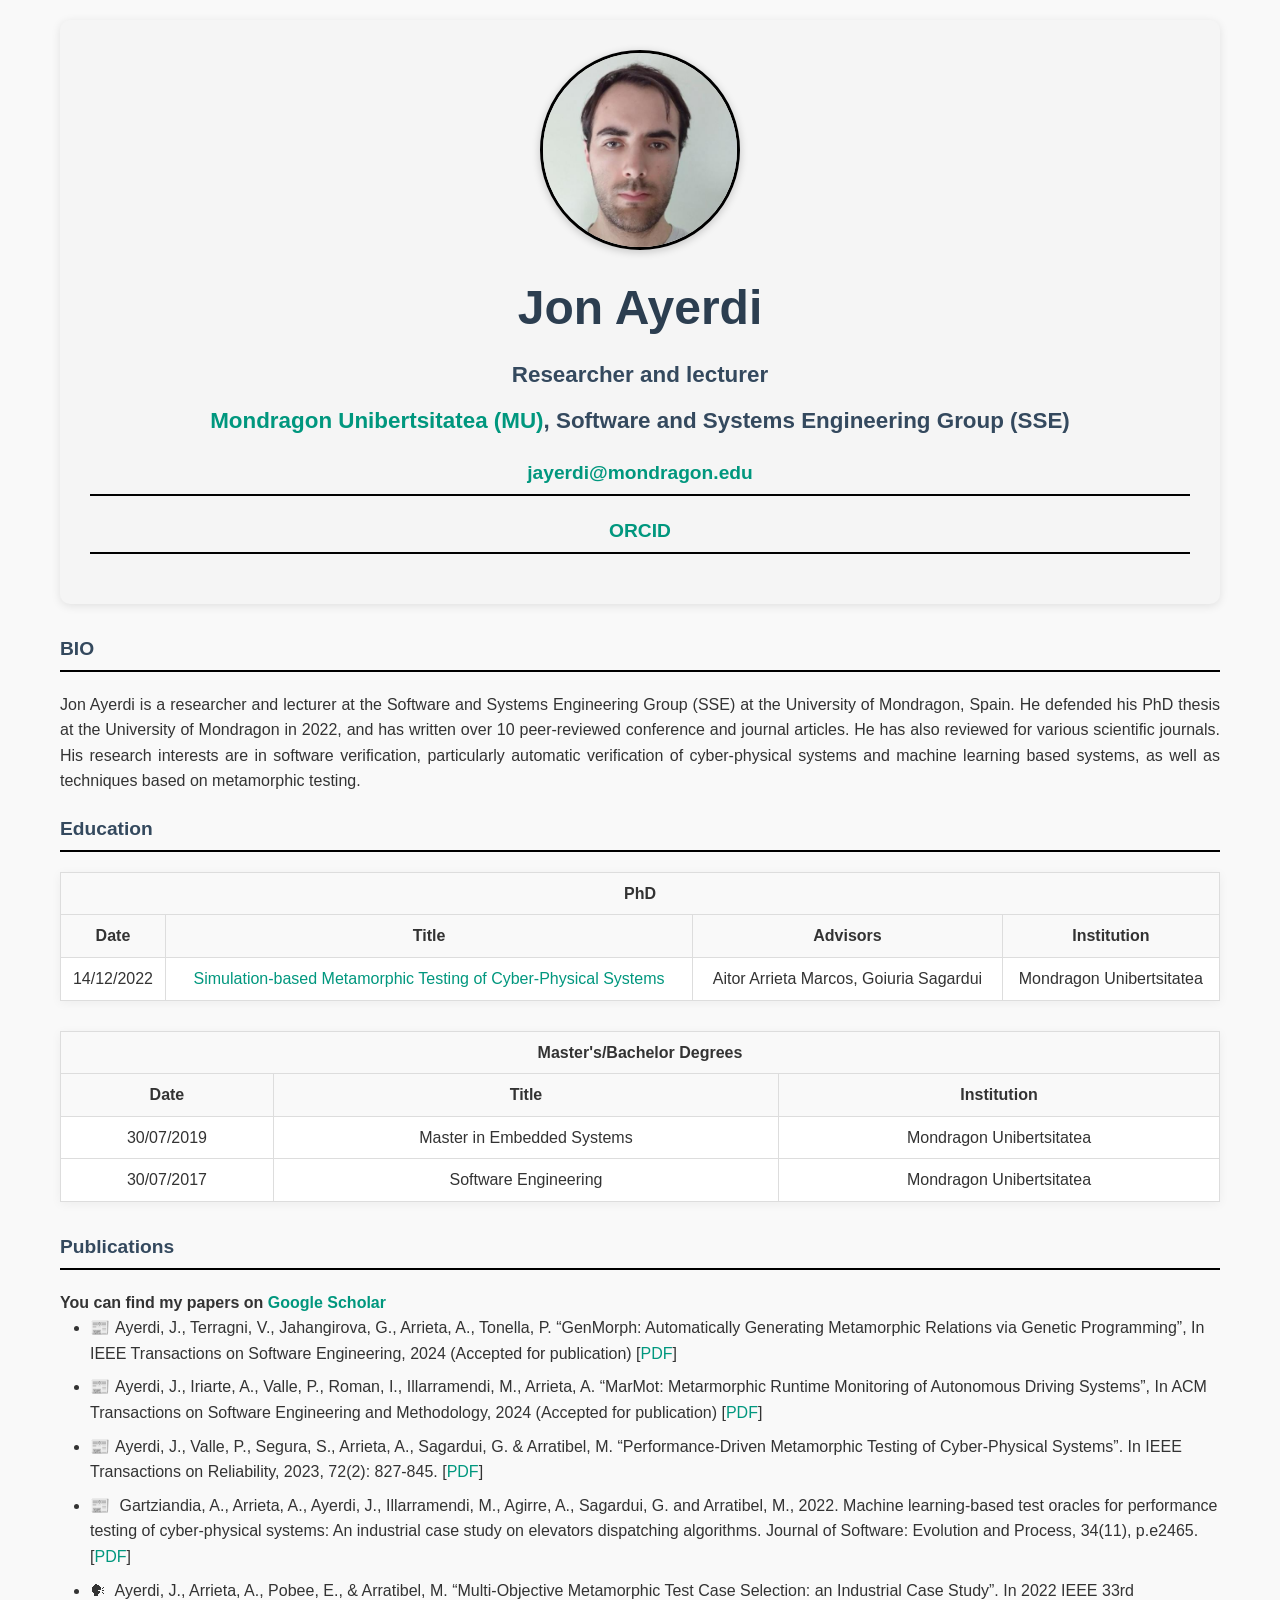
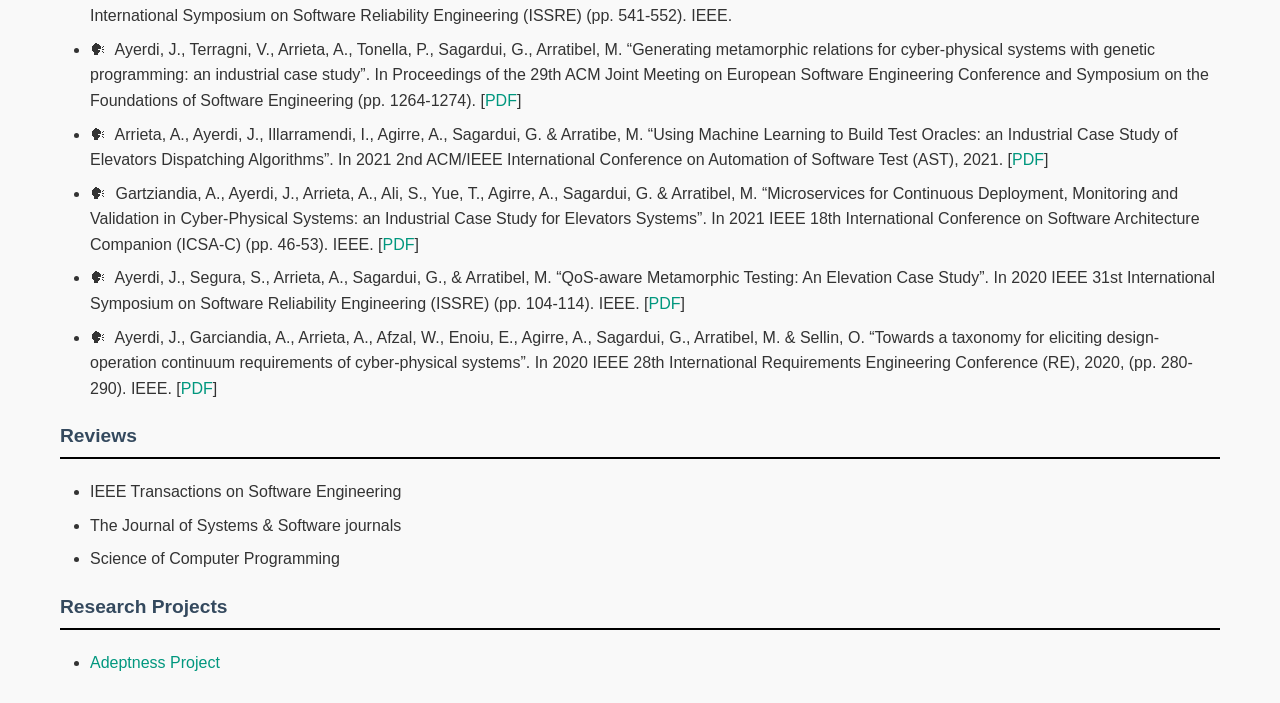
<file: index.html>
<!DOCTYPE html>
<html lang="en">

<head>
    <title>Jon Ayerdi</title>
    <meta charset="utf-8">
    <meta name="viewport" content="width=device-width, initial-scale=1.0">
    <style>
        * {
            margin: 0;
            padding: 0;
            box-sizing: border-box;
        }

        body {
            font-family: Arial, sans-serif;
            line-height: 1.6;
            color: #333;
            background-color: #f9f9f9;
        }

        .container {
            max-width: 1200px;
            margin: 0 auto;
            padding: 20px;
        }

        .header {
            text-align: center;
            padding: 30px;
            background-color: #f5f5f5;
            border-radius: 10px;
            box-shadow: 0 2px 10px rgba(0, 0, 0, 0.1);
            margin-bottom: 30px;
        }

        #profile-img {
            display: block;
            margin: 0 auto 20px;
            border-radius: 50%;
            border: 3px solid black;
            box-shadow: 0 2px 8px rgba(0, 0, 0, 0.2);
        }

        .journal:before {
            content: "📰";
            padding-right: 5px;
        }

        .conference:before {
            content: "🗣";
            padding-right: 5px;
        }

        h1 {
            font-size: 3em;
            margin-bottom: 10px;
            color: #2c3e50;
            font-weight: bold;
        }

        h2 {
            font-size: 1.4em;
            margin-bottom: 10px;
            color: #34495e;
        }

        h3 {
            font-size: 1.2em;
            margin: 20px 0;
            color: #34495e;
            border-bottom: 2px solid #000000;
            padding-bottom: 5px;
        }

        p {
            text-align: justify;
            margin: 20px 0;
        }

        ul,
        ol {
            margin-left: 30px;
            list-style-position: outside;
        }

        li {
            margin-bottom: 8px;
        }

        a {
            color: #00977e;
            text-decoration: none;
        }

        a:hover {
            text-decoration: underline;
        }

        table {
            width: 100%;
            margin: auto;
            border-collapse: collapse;
            background-color: white;
            box-shadow: 0 2px 10px rgba(0, 0, 0, 0.05);
            margin-bottom: 30px;
        }

        th,
        td {
            border: 1px solid #ddd;
            padding: 8px;
            text-align: center;
        }

        th {
            background-color: #f9f9f9;
            font-weight: bold;
        }
    </style>
</head>

<body>
    <div class="container">
        <div class="header">
            <img id="profile-img" src="img/ayerdi-jon.jpg" alt="Jon Ayerdi" height="200" width="200">
            <h1>Jon Ayerdi</h1>
            <h2>Researcher and lecturer</h2>
            <h2><a href="https://www.mondragon.edu/">Mondragon Unibertsitatea (MU)</a>, Software and Systems Engineering
                Group (SSE)</h2>
            <h3><a href="mailto:jayerdi@mondragon.edu">jayerdi@mondragon.edu</a></h3>
            <h3><a href="https://orcid.org/0000-0003-0491-9711">ORCID</a></h3>
        </div>
        <div class="content">
            <h3>BIO</h3>
            <p>
                Jon Ayerdi is a researcher and lecturer at the Software and Systems Engineering Group (SSE) at the
                University of Mondragon, Spain.
                He defended his PhD thesis at the University of Mondragon in 2022, and has written over 10 peer-reviewed
                conference and journal articles.
                He has also reviewed for various scientific journals.
                His research interests are in software verification, particularly automatic verification of
                cyber-physical systems and machine learning based systems, as well as techniques based on metamorphic
                testing.
            </p>
            <h3>Education</h3>
            <table>
                <tr>
                    <th colspan="4">PhD</th>
                </tr>
                <tr>
                    <th>Date</th>
                    <th>Title</th>
                    <th>Advisors</th>
                    <th>Institution</th>
                </tr>
                <tr>
                    <td>14/12/2022</td>
                    <td><a
                            href="https://ebiltegia.mondragon.edu/bitstream/handle/20.500.11984/6142/AyerdiCantalejoJon_tesis.pdf">Simulation-based
                            Metamorphic Testing of Cyber-Physical Systems</a></td>
                    <td>Aitor Arrieta Marcos, Goiuria Sagardui</td>
                    <td>Mondragon Unibertsitatea</td>
                </tr>
            </table>
            <table>
                <tr>
                    <th colspan="3">Master's/Bachelor Degrees</th>
                </tr>
                <tr>
                    <th>Date</th>
                    <th>Title</th>
                    <th>Institution</th>
                </tr>
                <tr>
                    <td>30/07/2019</td>
                    <td>Master in Embedded Systems</td>
                    <td>Mondragon Unibertsitatea</td>
                </tr>
                <tr>
                    <td>30/07/2017</td>
                    <td>Software Engineering</td>
                    <td>Mondragon Unibertsitatea</td>
                </tr>
            </table>
            <h3>Publications</h3>
            <h4>You can find my papers on <a href="https://scholar.google.com/citations?user=ty9mkEcAAAAJ&">Google
                    Scholar</a></h4>
            <ul>
                <li class="journal">Ayerdi, J., Terragni, V., Jahangirova, G., Arrieta, A., Tonella, P. “GenMorph:
                    Automatically Generating Metamorphic Relations via Genetic Programming”, In IEEE Transactions on
                    Software Engineering, 2024 (Accepted for publication) [<a href="https://arxiv.org/pdf/2312.15302"
                        target="_blank">PDF</a>]</li>
                <li class="journal">Ayerdi, J., Iriarte, A., Valle, P., Roman, I., Illarramendi, M., Arrieta, A.
                    “MarMot: Metarmorphic Runtime Monitoring of Autonomous Driving Systems”, In ACM Transactions on
                    Software Engineering and Methodology, 2024 (Accepted for publication) [<a
                        href="https://arxiv.org/pdf/2310.07414" target="_blank">PDF</a>]</li>
                <li class="journal">Ayerdi, J., Valle, P., Segura, S., Arrieta, A., Sagardui, G. & Arratibel, M.
                    “Performance-Driven Metamorphic Testing of Cyber-Physical Systems”. In IEEE Transactions on
                    Reliability, 2023, 72(2): 827-845. [<a
                        href="https://ebiltegia.mondragon.edu/bitstream/handle/20.500.11984/5824/Performance-Driven%20Metamorphic%20Testing%20of%20Cyber-Physical%20Systems.PDF"
                        target="_blank">PDF</a>]</li>
                <li class="journal">
                    Gartziandia, A., Arrieta, A., Ayerdi, J., Illarramendi, M., Agirre, A., Sagardui, G. and Arratibel,
                    M., 2022. Machine learning‐based test oracles for performance testing of cyber‐physical systems: An
                    industrial
                    case study on elevators dispatching algorithms. Journal of Software: Evolution and Process, 34(11),
                    p.e2465. [<a href="https://doi.org/10.1002/smr.2465" target="_blank">PDF</a>]
                </li>
                <li class="conference">
                    Ayerdi, J., Arrieta, A., Pobee, E., &amp; Arratibel, M. “Multi-Objective Metamorphic Test Case
                    Selection: an Industrial Case Study”. In 2022 IEEE 33rd International Symposium on Software
                    Reliability Engineering (ISSRE) (pp. 541-552). IEEE.
                </li>
                <li class="conference">
                    Ayerdi, J., Terragni, V., Arrieta, A., Tonella, P., Sagardui, G., Arratibel, M. “Generating
                    metamorphic relations for cyber-physical systems with genetic programming: an industrial case
                    study”. In Proceedings of the 29th ACM Joint Meeting on European Software Engineering Conference and
                    Symposium on the Foundations of Software Engineering (pp. 1264-1274). [<a
                        href="https://ebiltegia.mondragon.edu/bitstream/handle/20.500.11984/5382/Generating%20Metamorphic%20Relations%20for%20Cyber-Physical%20Systems%20with%20Genetic%20Progrmming_an%20Industrial%20Case%20Study.pdf"
                        target="_blank">PDF</a>]
                </li>
                <li class="conference">
                    Arrieta, A., Ayerdi, J., Illarramendi, I., Agirre, A., Sagardui, G. &amp; Arratibe, M. “Using
                    Machine Learning to Build Test Oracles: an Industrial Case Study of Elevators Dispatching
                    Algorithms”. In 2021 2nd ACM/IEEE International Conference on Automation of Software Test (AST),
                    2021. [<a
                        href="https://ebiltegia.mondragon.edu/xmlui/bitstream/handle/20.500.11984/5563/UsingMachineLearningToBuildTestOraclesAnIndustrialCaseStudyOnElevatorsDispatchingAlgorithmss.pdf"
                        target="_blank">PDF</a>]
                </li>
                <li class="conference">
                    Gartziandia, A., Ayerdi, J., Arrieta, A., Ali, S., Yue, T., Agirre, A., Sagardui, G. &amp;
                    Arratibel, M. “Microservices for Continuous Deployment, Monitoring and Validation in Cyber-Physical
                    Systems: an Industrial Case Study for Elevators Systems”. In 2021 IEEE 18th International Conference
                    on Software Architecture Companion (ICSA-C) (pp. 46-53). IEEE. [<a
                        href="https://ebiltegia.mondragon.edu/xmlui/bitstream/handle/20.500.11984/5564/MicroservicesForContinuousDeploymentMonitoringAndValidationInCyberPhysicall.pdf"
                        target="_blank">PDF</a>]
                </li>
                <li class="conference">
                    Ayerdi, J., Segura, S., Arrieta, A., Sagardui, G., &amp; Arratibel, M. “QoS-aware Metamorphic
                    Testing: An Elevation Case Study”. In 2020 IEEE 31st International Symposium on Software Reliability
                    Engineering (ISSRE) (pp. 104-114). IEEE. [<a
                        href="http://ebiltegia.mondragon.edu/xmlui/bitstream/handle/20.500.11984/1849/QoS_aware_Metamorphic_Testing%20An_Elevation_Case_Study.pdf"
                        target="_blank">PDF</a>]
                </li>
                <li class="conference">
                    Ayerdi, J., Garciandia, A., Arrieta, A., Afzal, W., Enoiu, E., Agirre, A., Sagardui, G., Arratibel,
                    M. &amp; Sellin, O. “Towards a taxonomy for eliciting design-operation continuum requirements of
                    cyber-physical systems”. In 2020 IEEE 28th International Requirements Engineering Conference (RE),
                    2020, (pp. 280-290). IEEE. [<a
                        href="https://ebiltegia.mondragon.edu/bitstream/handle/20.500.11984/1749/A_Taxonomy_for_Eliciting_Design_Operation_Continuum_Requirements_of_Cyber_Physical_Systems.pdf"
                        target="_blank">PDF</a>]
                </li>
            </ul>
            <h3>Reviews</h3>
            <ul>
                <li>IEEE Transactions on Software Engineering</li>
                <li>The Journal of Systems & Software journals</li>
                <li>Science of Computer Programming</li>
            </ul>
            <h3>Research Projects</h3>
            <ul>
                <li><a href="https://adeptness.eu/">Adeptness Project</a></li>
            </ul>
        </div>
    </div>
</body>

</html>
</file>
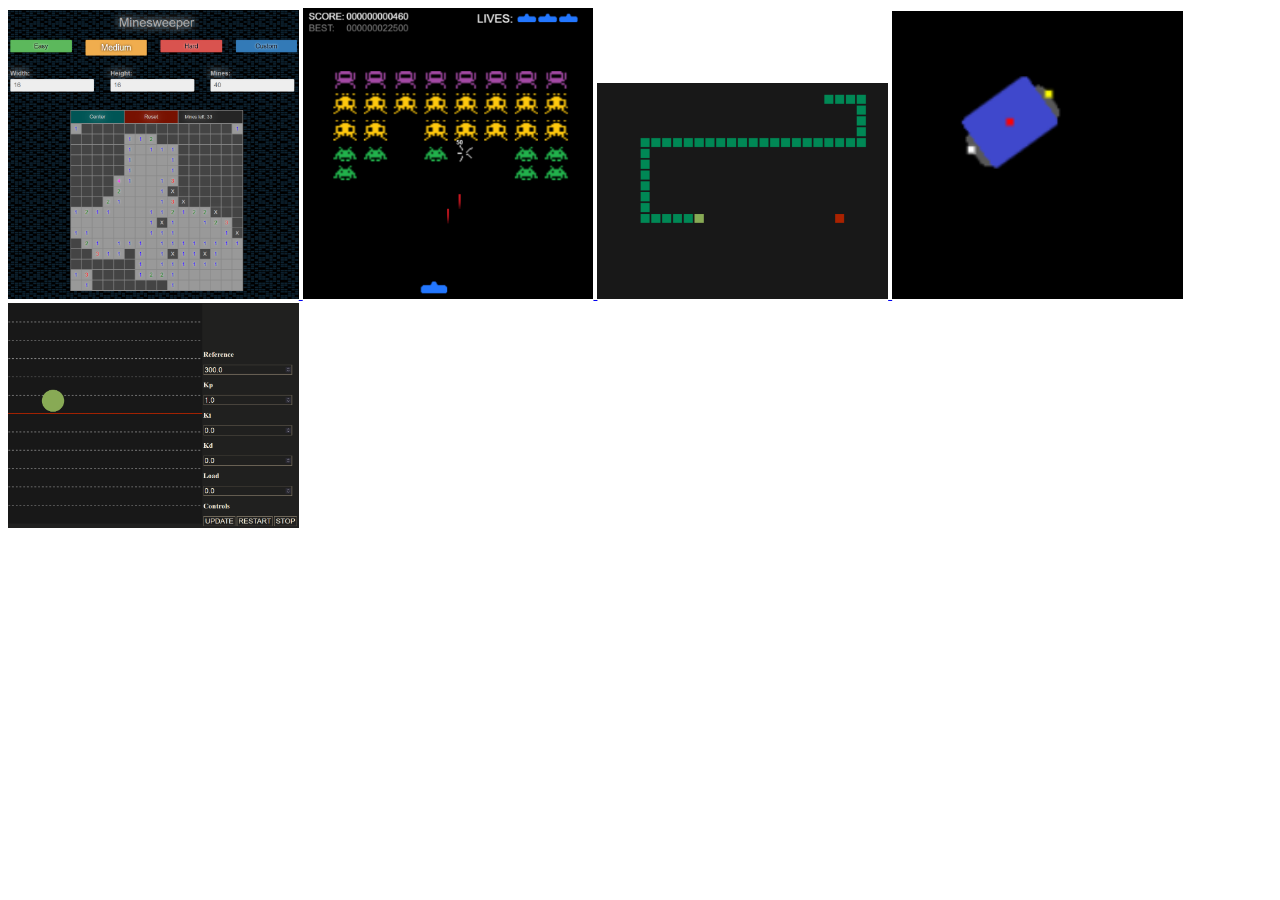
<file: demos.html>
<html>
    <head>
    </head>
    <body>
        <a href="Minesweeper">
            <img src="img/Minesweeper.png" width="23%">
        </a>
        <a href="SpaceInvaders">
            <img src="img/SpaceInvaders.png" width="23%">
        </a>
        <a href="Snake">
            <img src="img/Snake.png" width="23%">
        </a>
        <a href="CarSimulator">
            <img src="img/CarSimulator.png" width="23%">
        </a>
        <a href="PID">
            <img src="img/PID.png" width="23%">
        </a>
    </body>
</html>
</file>
